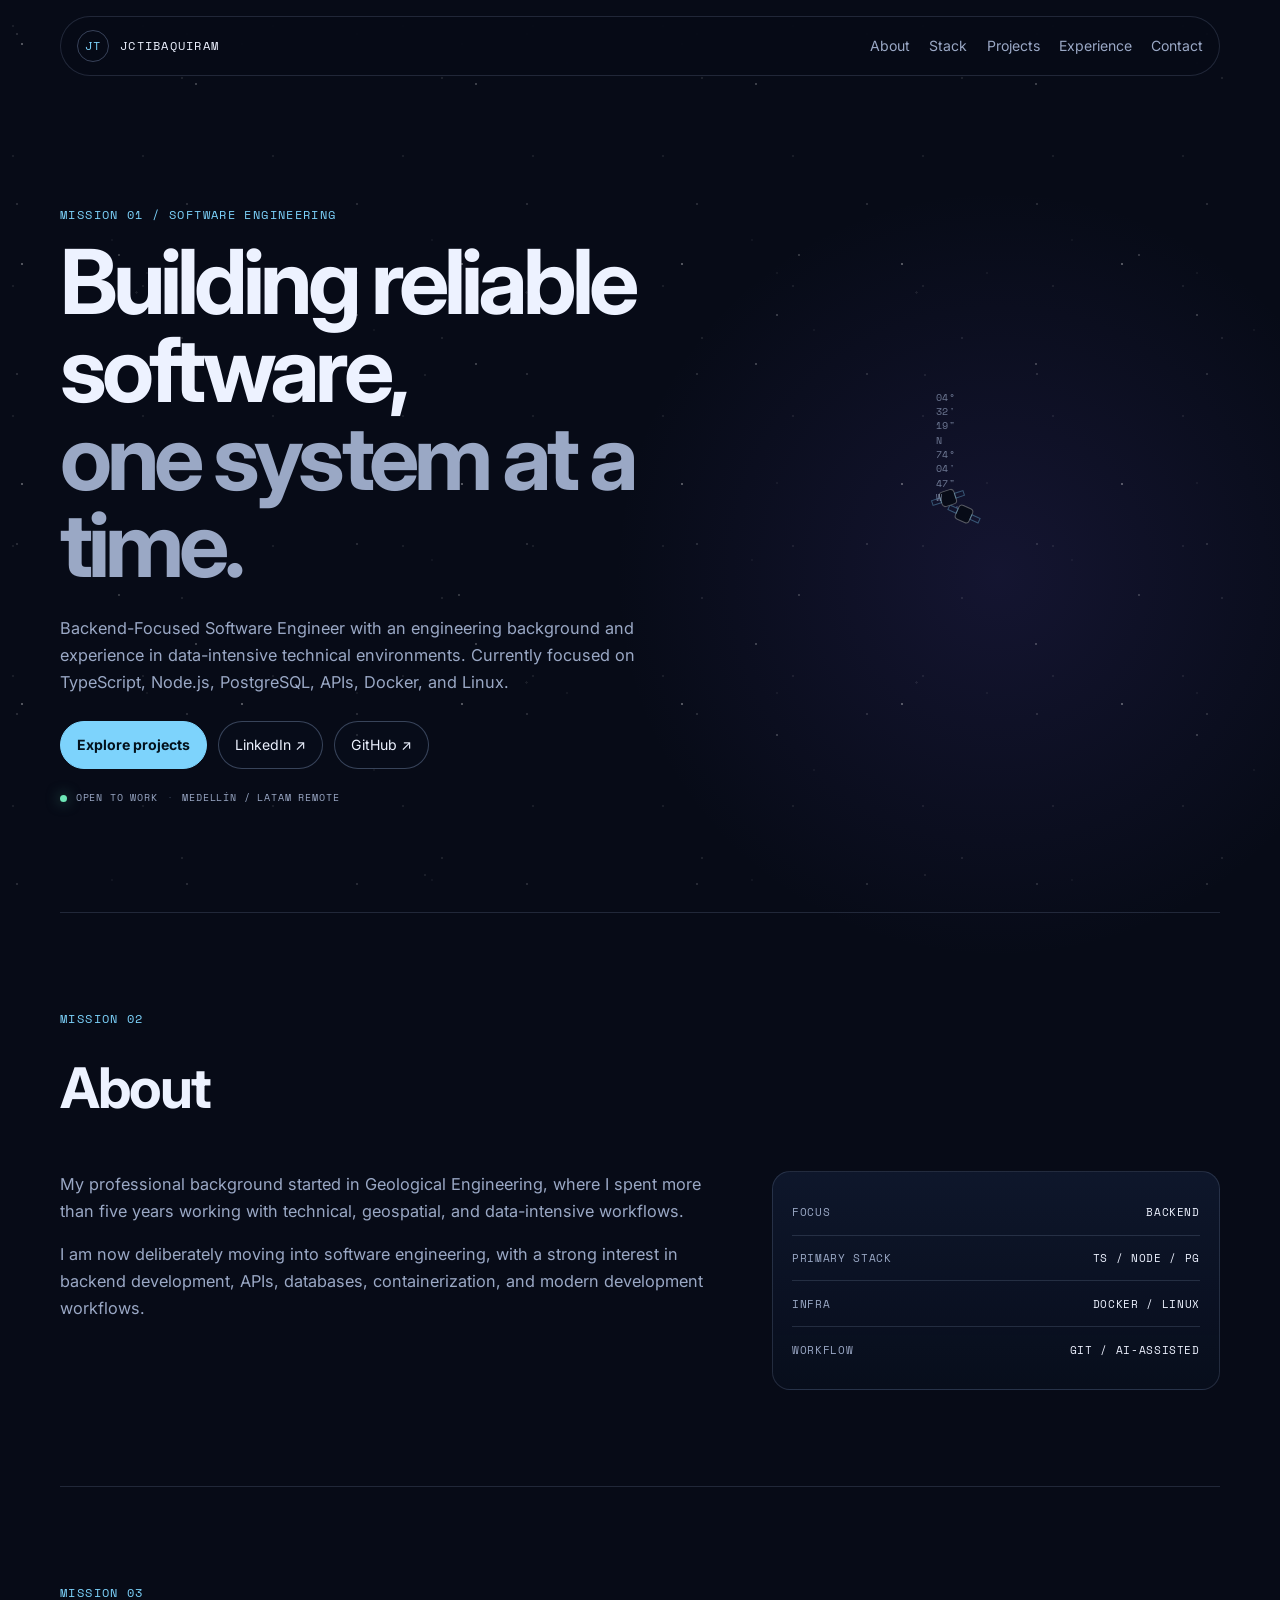
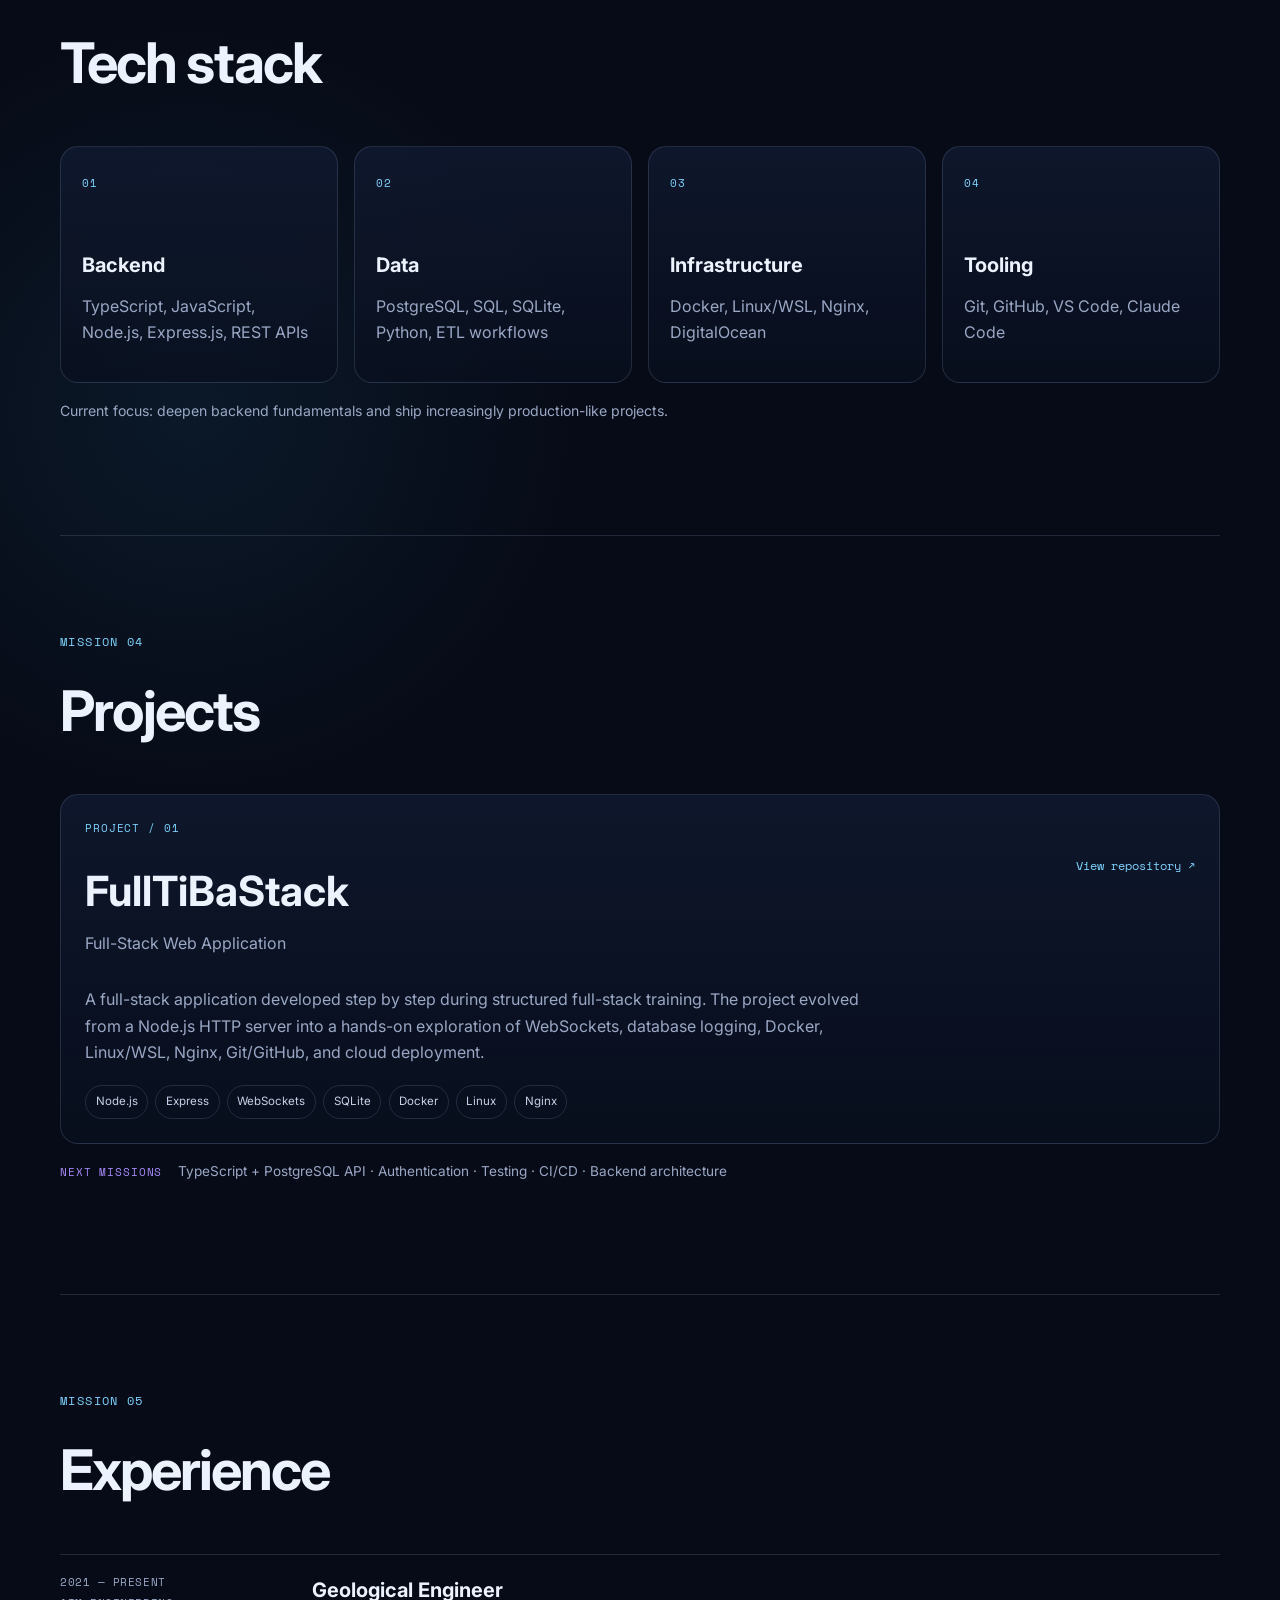
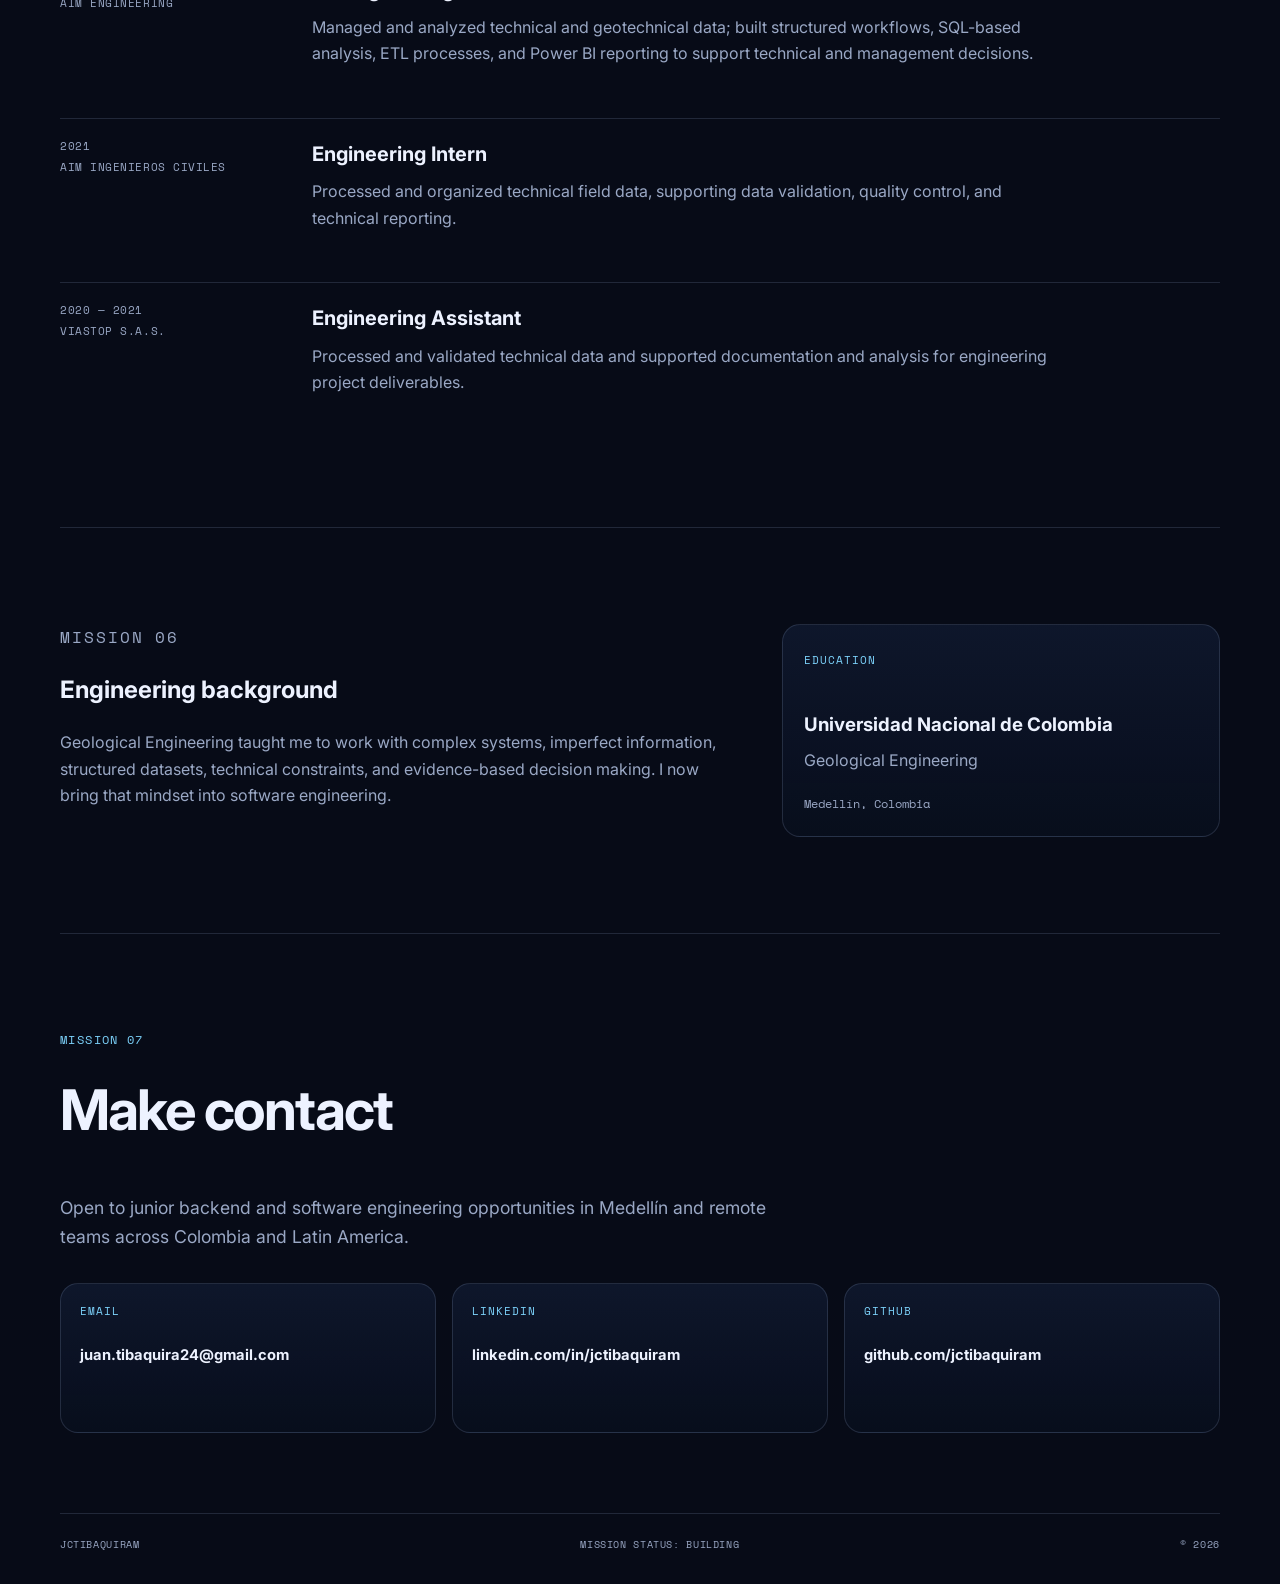
<file: index.html>
<!DOCTYPE html>
<html lang="en">
<head>
  <meta charset="UTF-8">
  <meta name="viewport" content="width=device-width, initial-scale=1.0">
  <meta name="description" content="Juan Camilo Tibaquira Montoya — Backend-Focused Software Engineer. Portfolio, projects, experience and technical background.">
  <meta name="theme-color" content="#070b17">
  <title>Juan Camilo Tibaquira — Backend Software Engineer</title>
  <link rel="preconnect" href="https://fonts.googleapis.com">
  <link rel="preconnect" href="https://fonts.gstatic.com" crossorigin>
  <link href="https://fonts.googleapis.com/css2?family=Inter:wght@400;500;600;700&family=Space+Mono:wght@400;700&display=swap" rel="stylesheet">
  <link rel="stylesheet" href="css/styles.css">
</head>
<body>
  <div class="stars stars-a" aria-hidden="true"></div>
  <div class="stars stars-b" aria-hidden="true"></div>
  <div class="stars stars-c" aria-hidden="true"></div>

  <header class="site-header">
    <a class="brand" href="#top" aria-label="Juan Camilo Tibaquira home">
      <span class="brand-mark">JT</span>
      <span>JCTIBAQUIRAM</span>
    </a>
    <button class="nav-toggle" type="button" aria-controls="site-nav" aria-expanded="false">Menu</button>
    <nav id="site-nav" class="site-nav" aria-label="Primary navigation">
      <a href="#about">About</a>
      <a href="#stack">Stack</a>
      <a href="#projects">Projects</a>
      <a href="#experience">Experience</a>
      <a href="#contact">Contact</a>
    </nav>
  </header>

  <main id="top">
    <section class="hero section-shell" aria-labelledby="hero-title">
      <div class="hero-copy">
        <p class="eyebrow">MISSION 01 / SOFTWARE ENGINEERING</p>
        <h1 id="hero-title">Building reliable software,<br><span>one system at a time.</span></h1>
        <p class="hero-lead">
          Backend-Focused Software Engineer with an engineering background and experience in data-intensive technical environments.
          Currently focused on TypeScript, Node.js, PostgreSQL, APIs, Docker, and Linux.
        </p>
        <div class="hero-actions">
          <a class="button button-primary" href="#projects">Explore projects</a>
          <a class="button button-ghost" href="https://www.linkedin.com/in/jctibaquiram/" target="_blank" rel="noreferrer">LinkedIn ↗</a>
          <a class="button button-ghost" href="https://github.com/jctibaquiram" target="_blank" rel="noreferrer">GitHub ↗</a>
        </div>
        <div class="hero-status">
          <span class="status-dot" aria-hidden="true"></span>
          <span>OPEN TO WORK</span>
          <span class="status-separator">·</span>
          <span>MEDELLÍN / LATAM REMOTE</span>
        </div>
      </div>

      <div class="orbital-system" aria-hidden="true">
        <div class="orbit orbit-1"></div>
        <div class="orbit orbit-2"></div>
        <div class="orbit orbit-3"></div>
        <div class="planet">
          <span class="planet-glow"></span>
          <span class="planet-core"></span>
        </div>
        <div class="satellite satellite-1"><span></span></div>
        <div class="satellite satellite-2"><span></span></div>
        <div class="coordinate-label">04° 32' 19&quot; N<br>74° 04' 47&quot; W</div>
      </div>
    </section>

    <section id="about" class="section-shell section-block">
      <div class="section-heading">
        <p class="eyebrow">MISSION 02</p>
        <h2>About</h2>
      </div>
      <div class="two-column">
        <div>
          <p>
            My professional background started in Geological Engineering, where I spent more than five years working with technical, geospatial, and data-intensive workflows.
          </p>
          <p>
            I am now deliberately moving into software engineering, with a strong interest in backend development, APIs, databases, containerization, and modern development workflows.
          </p>
        </div>
        <div class="signal-panel">
          <div class="signal-row"><span>FOCUS</span><strong>BACKEND</strong></div>
          <div class="signal-row"><span>PRIMARY STACK</span><strong>TS / NODE / PG</strong></div>
          <div class="signal-row"><span>INFRA</span><strong>DOCKER / LINUX</strong></div>
          <div class="signal-row"><span>WORKFLOW</span><strong>GIT / AI-ASSISTED</strong></div>
        </div>
      </div>
    </section>

    <section id="stack" class="section-shell section-block">
      <div class="section-heading">
        <p class="eyebrow">MISSION 03</p>
        <h2>Tech stack</h2>
      </div>
      <div class="stack-grid">
        <article class="stack-card">
          <span class="card-index">01</span>
          <h3>Backend</h3>
          <p>TypeScript, JavaScript, Node.js, Express.js, REST APIs</p>
        </article>
        <article class="stack-card">
          <span class="card-index">02</span>
          <h3>Data</h3>
          <p>PostgreSQL, SQL, SQLite, Python, ETL workflows</p>
        </article>
        <article class="stack-card">
          <span class="card-index">03</span>
          <h3>Infrastructure</h3>
          <p>Docker, Linux/WSL, Nginx, DigitalOcean</p>
        </article>
        <article class="stack-card">
          <span class="card-index">04</span>
          <h3>Tooling</h3>
          <p>Git, GitHub, VS Code, Claude Code</p>
        </article>
      </div>
      <p class="section-note">Current focus: deepen backend fundamentals and ship increasingly production-like projects.</p>
    </section>

    <section id="projects" class="section-shell section-block">
      <div class="section-heading">
        <p class="eyebrow">MISSION 04</p>
        <h2>Projects</h2>
      </div>
      <article class="project-card featured-project">
        <div class="project-number">PROJECT / 01</div>
        <div class="project-main">
          <div>
            <h3>FullTiBaStack</h3>
            <p class="project-subtitle">Full-Stack Web Application</p>
          </div>
          <a class="text-link" href="https://github.com/jctibaquiram/fulltibastack.me" target="_blank" rel="noreferrer">View repository ↗</a>
        </div>
        <p>
          A full-stack application developed step by step during structured full-stack training. The project evolved from a Node.js HTTP server into a hands-on exploration of WebSockets, database logging, Docker, Linux/WSL, Nginx, Git/GitHub, and cloud deployment.
        </p>
        <div class="tag-row">
          <span>Node.js</span><span>Express</span><span>WebSockets</span><span>SQLite</span><span>Docker</span><span>Linux</span><span>Nginx</span>
        </div>
      </article>
      <div class="future-projects">
        <div class="future-marker">NEXT MISSIONS</div>
        <p>TypeScript + PostgreSQL API · Authentication · Testing · CI/CD · Backend architecture</p>
      </div>
    </section>

    <section id="experience" class="section-shell section-block">
      <div class="section-heading">
        <p class="eyebrow">MISSION 05</p>
        <h2>Experience</h2>
      </div>
      <div class="timeline">
        <article class="timeline-item">
          <div class="timeline-meta"><span>2021 — PRESENT</span><span>AIM ENGINEERING</span></div>
          <div class="timeline-content">
            <h3>Geological Engineer</h3>
            <p>Managed and analyzed technical and geotechnical data; built structured workflows, SQL-based analysis, ETL processes, and Power BI reporting to support technical and management decisions.</p>
          </div>
        </article>
        <article class="timeline-item">
          <div class="timeline-meta"><span>2021</span><span>AIM INGENIEROS CIVILES</span></div>
          <div class="timeline-content">
            <h3>Engineering Intern</h3>
            <p>Processed and organized technical field data, supporting data validation, quality control, and technical reporting.</p>
          </div>
        </article>
        <article class="timeline-item">
          <div class="timeline-meta"><span>2020 — 2021</span><span>VIASTOP S.A.S.</span></div>
          <div class="timeline-content">
            <h3>Engineering Assistant</h3>
            <p>Processed and validated technical data and supported documentation and analysis for engineering project deliverables.</p>
          </div>
        </article>
      </div>
    </section>

    <section class="section-shell section-block split-block">
      <div>
        <p class="eyebrow">MISSION 06</p>
        <h2>Engineering background</h2>
        <p>
          Geological Engineering taught me to work with complex systems, imperfect information, structured datasets, technical constraints, and evidence-based decision making. I now bring that mindset into software engineering.
        </p>
      </div>
      <div class="education-card">
        <span class="card-index">EDUCATION</span>
        <h3>Universidad Nacional de Colombia</h3>
        <p>Geological Engineering</p>
        <span class="muted">Medellín, Colombia</span>
      </div>
    </section>

    <section id="contact" class="section-shell section-block contact-section">
      <div class="section-heading">
        <p class="eyebrow">MISSION 07</p>
        <h2>Make contact</h2>
      </div>
      <p class="contact-lead">Open to junior backend and software engineering opportunities in Medellín and remote teams across Colombia and Latin America.</p>
      <div class="contact-grid">
        <a class="contact-card" href="mailto:juan.tibaquira24@gmail.com">
          <span class="card-index">EMAIL</span>
          <strong>juan.tibaquira24@gmail.com</strong>
        </a>
        <a class="contact-card" href="https://www.linkedin.com/in/jctibaquiram/" target="_blank" rel="noreferrer">
          <span class="card-index">LINKEDIN</span>
          <strong>linkedin.com/in/jctibaquiram</strong>
        </a>
        <a class="contact-card" href="https://github.com/jctibaquiram" target="_blank" rel="noreferrer">
          <span class="card-index">GITHUB</span>
          <strong>github.com/jctibaquiram</strong>
        </a>
      </div>
    </section>
  </main>

  <footer class="site-footer section-shell">
    <span>JCTIBAQUIRAM</span>
    <span>MISSION STATUS: BUILDING</span>
    <span>© 2026</span>
  </footer>

  <script src="js/main.js"></script>
</body>
</html>
</file>
<file: css/styles.css>
:root {
  --bg: #070b17;
  --bg-soft: #0b1122;
  --panel: rgba(12, 20, 39, 0.78);
  --line: rgba(138, 159, 196, 0.2);
  --line-strong: rgba(138, 159, 196, 0.38);
  --text: #edf2ff;
  --muted: #9aa8c5;
  --accent: #7dd3fc;
  --accent-2: #a78bfa;
  --mono: "Space Mono", monospace;
  --sans: "Inter", sans-serif;
  --max: 1160px;
}

* { box-sizing: border-box; }
html { scroll-behavior: smooth; }
body {
  margin: 0;
  min-height: 100vh;
  background:
    radial-gradient(circle at 78% 12%, rgba(89, 72, 184, 0.16), transparent 24rem),
    radial-gradient(circle at 15% 42%, rgba(56, 189, 248, 0.08), transparent 24rem),
    var(--bg);
  color: var(--text);
  font-family: var(--sans);
  line-height: 1.65;
  overflow-x: hidden;
}

a { color: inherit; text-decoration: none; }
p { margin: 0 0 1rem; }

.stars {
  position: fixed;
  inset: 0;
  pointer-events: none;
  background-image:
    radial-gradient(circle at 10% 20%, rgba(255,255,255,.72) 0 1px, transparent 1.4px),
    radial-gradient(circle at 70% 30%, rgba(255,255,255,.5) 0 1px, transparent 1.4px),
    radial-gradient(circle at 35% 75%, rgba(255,255,255,.42) 0 1px, transparent 1.3px),
    radial-gradient(circle at 85% 75%, rgba(255,255,255,.45) 0 1px, transparent 1.3px);
  background-size: 220px 220px, 280px 280px, 340px 340px, 420px 420px;
  opacity: .42;
  z-index: -2;
}
.stars-b { transform: translate3d(0, 0, 0); opacity: .18; background-size: 170px 170px, 260px 260px, 390px 390px, 500px 500px; }
.stars-c { opacity: .1; filter: blur(.2px); background-size: 130px 130px, 210px 210px, 320px 320px, 440px 440px; }

.site-header {
  position: sticky;
  top: 0;
  z-index: 20;
  display: flex;
  align-items: center;
  justify-content: space-between;
  width: min(var(--max), calc(100% - 2rem));
  margin: 1rem auto 0;
  padding: .8rem 1rem;
  background: rgba(7, 11, 23, 0.8);
  border: 1px solid var(--line);
  border-radius: 999px;
  backdrop-filter: blur(18px);
}
.brand {
  display: flex;
  align-items: center;
  gap: .7rem;
  font-family: var(--mono);
  font-size: .78rem;
  letter-spacing: .1em;
}
.brand-mark {
  display: grid;
  width: 32px;
  height: 32px;
  place-items: center;
  border: 1px solid var(--line-strong);
  border-radius: 50%;
  color: var(--accent);
}
.site-nav { display: flex; gap: 1.2rem; }
.site-nav a { color: var(--muted); font-size: .88rem; transition: color .2s ease; }
.site-nav a:hover { color: var(--text); }
.nav-toggle { display: none; }

.section-shell { width: min(var(--max), calc(100% - 2rem)); margin-inline: auto; }
.hero {
  min-height: calc(100vh - 4rem);
  display: grid;
  grid-template-columns: 1.05fr .95fr;
  align-items: center;
  gap: 3rem;
  padding: 5.5rem 0 4rem;
}
.eyebrow {
  margin-bottom: .9rem;
  color: var(--accent);
  font-family: var(--mono);
  font-size: .72rem;
  letter-spacing: .12em;
  text-transform: uppercase;
}
.hero h1 {
  margin: 0;
  max-width: 820px;
  font-size: clamp(3rem, 7vw, 6.2rem);
  line-height: .98;
  letter-spacing: -.055em;
}
.hero h1 span { color: var(--muted); }
.hero-lead { max-width: 680px; margin-top: 1.6rem; color: var(--muted); font-size: 1.02rem; }
.hero-actions { display: flex; flex-wrap: wrap; gap: .7rem; margin-top: 1.6rem; }
.button {
  display: inline-flex;
  align-items: center;
  justify-content: center;
  min-height: 44px;
  padding: .7rem 1rem;
  border-radius: 999px;
  border: 1px solid var(--line-strong);
  font-size: .88rem;
  transition: transform .2s ease, border-color .2s ease, background .2s ease;
}
.button:hover { transform: translateY(-2px); border-color: rgba(125,211,252,.65); }
.button-primary { color: #03111b; background: var(--accent); border-color: var(--accent); font-weight: 700; }
.button-ghost { color: var(--text); background: rgba(8, 15, 31, .4); }
.hero-status { display: flex; gap: .55rem; align-items: center; margin-top: 1.3rem; color: var(--muted); font-family: var(--mono); font-size: .65rem; letter-spacing: .08em; }
.status-dot { width: 7px; height: 7px; border-radius: 50%; background: #6ee7b7; box-shadow: 0 0 14px rgba(110,231,183,.55); }
.status-separator { color: var(--line-strong); }

.orbital-system { position: relative; aspect-ratio: 1; max-width: 520px; margin-inline: auto; }
.orbit { position: absolute; inset: 12%; border: 1px solid rgba(125,211,252,.18); border-radius: 50%; transform: rotate(18deg) scaleY(.42); }
.orbit-2 { inset: 18%; transform: rotate(-32deg) scaleY(.46); border-color: rgba(167,139,250,.22); }
.orbit-3 { inset: 26%; transform: rotate(68deg) scaleY(.5); border-color: rgba(255,255,255,.12); }
.planet { position: absolute; inset: 34%; display: grid; place-items: center; border-radius: 50%; }
.planet-core {
  width: 100%; height: 100%; border-radius: 50%;
  background:
    radial-gradient(circle at 35% 28%, rgba(255,255,255,.18), transparent 16%),
    radial-gradient(circle at 58% 62%, rgba(125,211,252,.28), transparent 34%),
    radial-gradient(circle at 45% 45%, #26395c, #101b32 64%, #050914);
  box-shadow: 0 0 60px rgba(125,211,252,.12), inset -20px -24px 38px rgba(0,0,0,.52);
}
.planet-glow { position: absolute; inset: -16%; border-radius: 50%; background: radial-gradient(circle, rgba(125,211,252,.16), transparent 64%); }
.satellite { position: absolute; width: 16px; height: 16px; border: 1px solid rgba(255,255,255,.32); background: var(--bg); border-radius: 4px; transform: rotate(24deg); }
.satellite::before, .satellite::after { content: ""; position: absolute; top: 50%; width: 8px; height: 4px; border: 1px solid rgba(125,211,252,.35); transform: translateY(-50%); }
.satellite::before { right: 100%; }
.satellite::after { left: 100%; }
.satellite-1 { top: 20%; left: 22%; }
.satellite-2 { right: 18%; bottom: 26%; transform: rotate(-18deg); }
.coordinate-label { position: absolute; right: 7%; bottom: 10%; color: rgba(154,168,197,.68); font: .62rem/1.45 var(--mono); letter-spacing: .08em; }

.section-block { padding: 6rem 0; border-top: 1px solid var(--line); }
.section-heading { margin-bottom: 2.3rem; }
.section-heading h2 { margin: 0; font-size: clamp(2.1rem, 5vw, 3.5rem); letter-spacing: -.035em; }
.two-column { display: grid; grid-template-columns: 1.2fr .8fr; gap: 2.5rem; }
.two-column p { color: var(--muted); font-size: 1.02rem; max-width: 720px; }
.signal-panel, .education-card, .contact-card, .stack-card, .project-card {
  background: linear-gradient(180deg, rgba(17,27,50,.76), rgba(9,15,30,.72));
  border: 1px solid var(--line);
  border-radius: 18px;
}
.signal-panel { padding: 1.1rem 1.2rem; }
.signal-row { display: flex; justify-content: space-between; gap: 1rem; padding: .9rem 0; border-bottom: 1px solid var(--line); font: .68rem var(--mono); letter-spacing: .06em; }
.signal-row:last-child { border-bottom: 0; }
.signal-row span { color: var(--muted); }
.signal-row strong { color: var(--text); font-weight: 400; }

.stack-grid { display: grid; grid-template-columns: repeat(4, 1fr); gap: 1rem; }
.stack-card { position: relative; min-height: 230px; padding: 1.3rem; }
.card-index { color: var(--accent); font: .68rem var(--mono); letter-spacing: .09em; }
.stack-card h3 { margin: 3.4rem 0 .7rem; font-size: 1.25rem; }
.stack-card p, .section-note { color: var(--muted); }
.section-note { margin-top: 1rem; font-size: .88rem; }

.project-card { padding: 1.5rem; }
.project-number { color: var(--accent); font: .7rem var(--mono); letter-spacing: .08em; }
.project-main { display: flex; align-items: flex-start; justify-content: space-between; gap: 1rem; margin: 1.3rem 0 .9rem; }
.project-card h3 { margin: 0; font-size: clamp(1.8rem, 4vw, 2.6rem); }
.project-subtitle { margin-top: .25rem; color: var(--muted); }
.text-link { color: var(--accent); font: .72rem var(--mono); white-space: nowrap; }
.project-card > p { max-width: 780px; color: var(--muted); }
.tag-row { display: flex; flex-wrap: wrap; gap: .45rem; margin-top: 1.2rem; }
.tag-row span { padding: .4rem .6rem; border: 1px solid var(--line); border-radius: 999px; color: #c6d1e7; font-size: .72rem; }
.future-projects { margin-top: 1rem; display: flex; gap: 1rem; align-items: baseline; color: var(--muted); font-size: .85rem; }
.future-marker { color: var(--accent-2); font: .68rem var(--mono); letter-spacing: .08em; white-space: nowrap; }

.timeline { display: grid; gap: 1rem; }
.timeline-item { display: grid; grid-template-columns: 220px 1fr; gap: 2rem; padding: 1.2rem 0; border-top: 1px solid var(--line); }
.timeline-meta { display: flex; flex-direction: column; gap: .3rem; color: var(--muted); font: .68rem var(--mono); letter-spacing: .05em; }
.timeline-content h3 { margin: 0 0 .45rem; font-size: 1.25rem; }
.timeline-content p { color: var(--muted); max-width: 760px; }

.split-block { display: grid; grid-template-columns: 1fr .65fr; gap: 3rem; align-items: start; }
.split-block > div > p { max-width: 700px; color: var(--muted); font-size: 1rem; }
.education-card { padding: 1.3rem; }
.education-card h3 { margin: 2.4rem 0 .35rem; }
.education-card p { color: var(--muted); }
.muted { color: var(--muted); font: .72rem var(--mono); }

.contact-section { padding-bottom: 5rem; }
.contact-lead { max-width: 720px; color: var(--muted); font-size: 1.1rem; }
.contact-grid { display: grid; grid-template-columns: repeat(3, 1fr); gap: 1rem; margin-top: 2rem; }
.contact-card { padding: 1.2rem; display: flex; flex-direction: column; gap: 1.5rem; min-height: 150px; transition: transform .2s ease, border-color .2s ease; }
.contact-card:hover { transform: translateY(-3px); border-color: rgba(125,211,252,.55); }
.contact-card strong { font-size: .92rem; word-break: break-word; }

.site-footer { display: flex; justify-content: space-between; gap: 1rem; padding: 1.4rem 0 2rem; border-top: 1px solid var(--line); color: var(--muted); font: .65rem var(--mono); letter-spacing: .06em; }

@media (max-width: 900px) {
  .hero, .two-column, .split-block { grid-template-columns: 1fr; }
  .orbital-system { max-width: 420px; order: -1; }
  .stack-grid { grid-template-columns: repeat(2, 1fr); }
  .contact-grid { grid-template-columns: 1fr; }
}

@media (max-width: 700px) {
  .site-header { border-radius: 16px; }
  .nav-toggle { display: inline-flex; padding: .55rem .8rem; border: 1px solid var(--line); border-radius: 999px; background: transparent; color: var(--text); font: .72rem var(--mono); }
  .site-nav { display: none; position: absolute; top: calc(100% + .6rem); left: 0; right: 0; padding: .8rem; flex-direction: column; background: rgba(7,11,23,.96); border: 1px solid var(--line); border-radius: 16px; }
  .site-nav.is-open { display: flex; }
  .hero { padding-top: 3.5rem; }
  .hero h1 { font-size: clamp(2.7rem, 14vw, 4.4rem); }
  .hero-status { flex-wrap: wrap; }
  .stack-grid { grid-template-columns: 1fr; }
  .timeline-item { grid-template-columns: 1fr; gap: .7rem; }
  .project-main, .future-projects, .site-footer { flex-direction: column; }
  .coordinate-label { right: 2%; bottom: 3%; }
}
</file>
